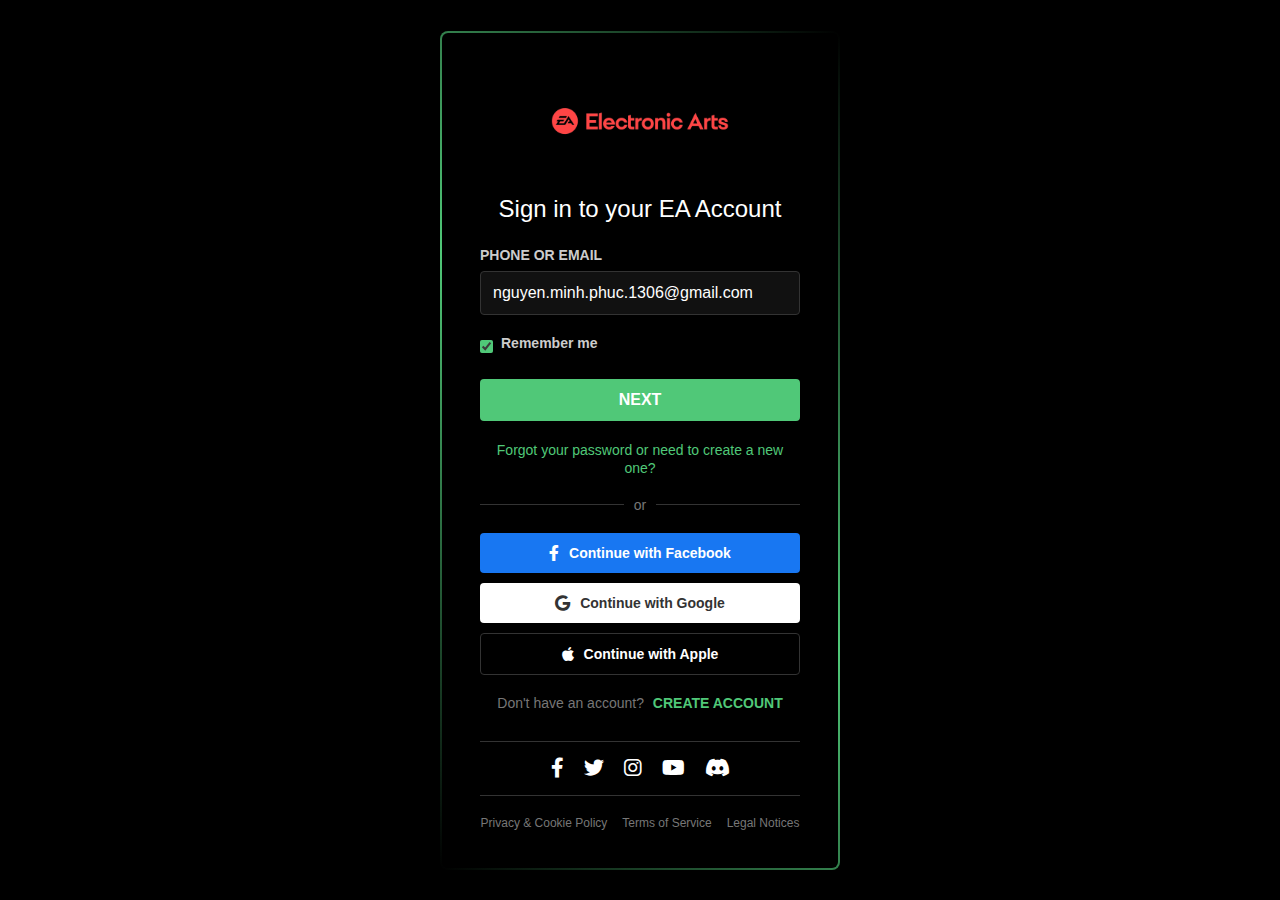
<file: index2.html>
<!DOCTYPE html>
<html lang="en">

<head>
    <meta charset="UTF-8">
    <meta name="viewport" content="width=device-width, initial-scale=1.0">
    <title>EA Account</title>
    <link rel="stylesheet" href="style2.css">
    <link rel="stylesheet" href="https://cdnjs.cloudflare.com/ajax/libs/font-awesome/6.0.0/css/all.min.css">
</head>

<body>
    <div class="login-container">
        <div class="logo-container">
            <img src="Electronic-Arts-Logo.png" alt="EA Logo"class="logo">
        </div>

        <h1>Sign in to your EA Account</h1>

        <div class="input-group">
            <label for="email">PHONE OR EMAIL</label>
            <input type="email" id="email" value="nguyen.minh.phuc.1306@gmail.com">
        </div>

        <div class="remember-me">
            <input type="checkbox" id="remember" checked>
            <label for="remember">Remember me</label>
        </div>

        <button class="next-btn" id="nextBtn">NEXT</button>

        <div class="forgot-password">
            <a href="#">Forgot your password or need to create a new one?</a>
        </div>

        <div class="divider">
            <span>or</span>
        </div>

        <div class="social-login">
            <button class="social-btn facebook">
                <i class="fab fa-facebook-f"></i> Continue with Facebook
            </button>
            <button class="social-btn google">
                <i class="fab fa-google"></i> Continue with Google
            </button>
            <button class="social-btn apple">
                <i class="fab fa-apple"></i> Continue with Apple
            </button>
        </div>

        <div class="create-account">
            <span>Don't have an account?</span>
            <a href="#">CREATE ACCOUNT</a>
        </div>

        <div class="social-bar">
            <a href="#" class="social-icon"><i class="fab fa-facebook-f"></i></a>
            <a href="#" class="social-icon"><i class="fab fa-twitter"></i></a>
            <a href="#" class="social-icon"><i class="fab fa-instagram"></i></a>
            <a href="#" class="social-icon"><i class="fab fa-youtube"></i></a>
            <a href="#" class="social-icon"><i class="fab fa-discord"></i></a>
        </div>

        <div class="footer-links">
            <a href="#">Privacy & Cookie Policy</a>
            <a href="#">Terms of Service</a>
            <a href="#">Legal Notices</a>
        </div>
    </div>

    <script src="scripts2.js"></script>
</body>

</html>
</file>
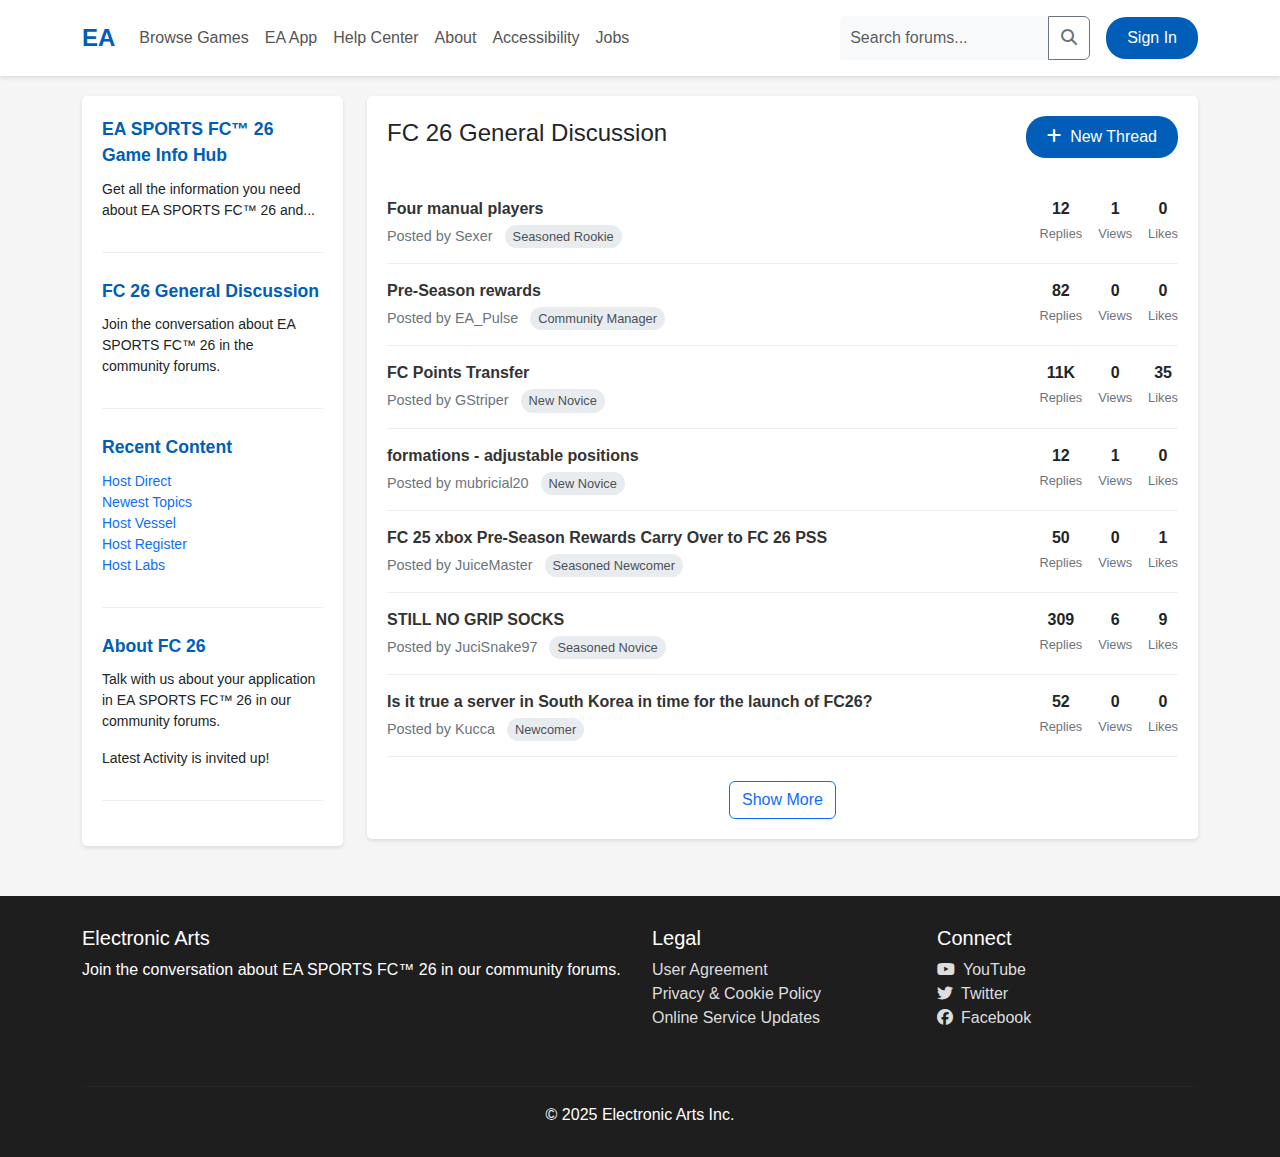
<file: index3.html>
<!DOCTYPE html>
<html lang="en">
<head>
    <meta charset="UTF-8">
    <meta name="viewport" content="width=device-width, initial-scale=1.0">
    <title>EA SPORTS FC™ 26 Forums</title>
    <link href="https://cdn.jsdelivr.net/npm/bootstrap@5.3.0/dist/css/bootstrap.min.css" rel="stylesheet">
    <link rel="stylesheet" href="https://cdnjs.cloudflare.com/ajax/libs/font-awesome/6.4.0/css/all.min.css">
    <style>
        :root {
            --ea-blue: #005EB8;
            --ea-dark: #1E1E1E;
            --ea-light: #F2F2F2;
            --ea-gray: #6C757D;
        }
        
        body {
            background-color: #f5f5f5;
            font-family: 'Segoe UI', Tahoma, Geneva, Verdana, sans-serif;
        }
        
        .header {
            background-color: white;
            box-shadow: 0 2px 4px rgba(0,0,0,0.1);
        }
        
        .ea-logo {
            color: var(--ea-blue);
            font-weight: bold;
            font-size: 1.5rem;
        }
        
        .main-container {
            margin-top: 20px;
        }
        
        .sidebar {
            background-color: white;
            border-radius: 5px;
            box-shadow: 0 2px 4px rgba(0,0,0,0.1);
            padding: 20px;
            margin-bottom: 20px;
        }
        
        .sidebar-section {
            margin-bottom: 25px;
            border-bottom: 1px solid #eee;
            padding-bottom: 15px;
        }
        
        .sidebar-title {
            font-weight: bold;
            color: var(--ea-blue);
            margin-bottom: 10px;
            font-size: 1.1rem;
        }
        
        .content-area {
            background-color: white;
            border-radius: 5px;
            box-shadow: 0 2px 4px rgba(0,0,0,0.1);
            padding: 20px;
        }
        
        .forum-thread {
            border-bottom: 1px solid #eee;
            padding: 15px 0;
        }
        
        .thread-title {
            font-weight: 600;
            color: #333;
            text-decoration: none;
        }
        
        .thread-title:hover {
            color: var(--ea-blue);
            text-decoration: underline;
        }
        
        .thread-meta {
            color: var(--ea-gray);
            font-size: 0.9rem;
        }
        
        .thread-stats {
            text-align: center;
        }
        
        .stat-number {
            font-weight: bold;
            display: block;
        }
        
        .stat-label {
            font-size: 0.8rem;
            color: var(--ea-gray);
        }
        
        .user-badge {
            display: inline-block;
            padding: 2px 8px;
            border-radius: 12px;
            font-size: 0.8rem;
            font-weight: 500;
            background-color: #e9ecef;
            color: #495057;
        }
        
        .footer {
            background-color: var(--ea-dark);
            color: white;
            padding: 30px 0;
            margin-top: 30px;
        }
        
        .footer a {
            color: #ddd;
            text-decoration: none;
        }
        
        .footer a:hover {
            color: white;
            text-decoration: underline;
        }
        
        .nav-link {
            color: #555;
            font-weight: 500;
        }
        
        .nav-link:hover {
            color: var(--ea-blue);
        }
        
        .search-box {
            background-color: #f8f9fa;
            border: none;
            border-radius: 20px;
            padding: 8px 15px;
        }
        
        .btn-ea {
            background-color: var(--ea-blue);
            color: white;
            border-radius: 20px;
            padding: 8px 20px;
        }
        
        .btn-ea:hover {
            background-color: #004c94;
            color: white;
        }
        
        /* Modal styles */
        .modal-content {
            border-radius: 10px;
            border: none;
        }
        
        .modal-header {
            background-color: var(--ea-blue);
            color: white;
            border-radius: 10px 10px 0 0;
        }
        
        .btn-close {
            filter: invert(1);
        }
        
        .form-control, .form-select {
            border-radius: 5px;
            padding: 10px;
        }
        
        .form-label {
            font-weight: 500;
        }
        
        .thread-content {
            min-height: 200px;
        }
        
        .toast {
            position: fixed;
            top: 20px;
            right: 20px;
            z-index: 9999;
        }
    </style>
</head>
<body>
    <!-- Header -->
    <header class="header py-3">
        <div class="container">
            <div class="d-flex justify-content-between align-items-center">
                <div class="d-flex align-items-center">
                    <span class="ea-logo me-4">EA</span>
                    <nav class="d-none d-md-flex">
                        <a href="#" class="nav-link me-3">Browse Games</a>
                        <a href="#" class="nav-link me-3">EA App</a>
                        <a href="#" class="nav-link me-3">Help Center</a>
                        <a href="#" class="nav-link me-3">About</a>
                        <a href="#" class="nav-link me-3">Accessibility</a>
                        <a href="#" class="nav-link">Jobs</a>
                    </nav>
                </div>
                <div class="d-flex align-items-center">
                    <div class="input-group me-3 d-none d-md-flex" style="width: 250px;">
                        <input type="text" class="form-control search-box" placeholder="Search forums...">
                        <button class="btn btn-outline-secondary" type="button"><i class="fas fa-search"></i></button>
                    </div>
                    <button class="btn btn-ea">Sign In</button>
                </div>
            </div>
        </div>
    </header>

    <!-- Main Content -->
    <div class="container main-container">
        <div class="row">
            <!-- Sidebar Left -->
            <div class="col-lg-3">
                <div class="sidebar">
                    <div class="sidebar-section">
                        <div class="sidebar-title">EA SPORTS FC™ 26 Game Info Hub</div>
                        <p class="small">Get all the information you need about EA SPORTS FC™ 26 and...</p>
                    </div>
                    
                    <div class="sidebar-section">
                        <div class="sidebar-title">FC 26 General Discussion</div>
                        <p class="small">Join the conversation about EA SPORTS FC™ 26 in the community forums.</p>
                    </div>
                    
                    <div class="sidebar-section">
                        <div class="sidebar-title">Recent Content</div>
                        <ul class="list-unstyled small">
                            <li><a href="#" class="text-decoration-none">Host Direct</a></li>
                            <li><a href="#" class="text-decoration-none">Newest Topics</a></li>
                            <li><a href="#" class="text-decoration-none">Host Vessel</a></li>
                            <li><a href="#" class="text-decoration-none">Host Register</a></li>
                            <li><a href="#" class="text-decoration-none">Host Labs</a></li>
                        </ul>
                    </div>
                    
                    <div class="sidebar-section">
                        <div class="sidebar-title">About FC 26</div>
                        <p class="small">Talk with us about your application in EA SPORTS FC™ 26 in our community forums.</p>
                        <p class="small">Latest Activity is invited up!</p>
                    </div>
                </div>
            </div>
            
            <!-- Content Area -->
            <div class="col-lg-9">
                <div class="content-area">
                    <div class="d-flex justify-content-between align-items-center mb-4">
                        <h4>FC 26 General Discussion</h4>
                        <button class="btn btn-ea" data-bs-toggle="modal" data-bs-target="#newThreadModal"><i class="fas fa-plus me-2"></i>New Thread</button>
                    </div>
                    
                    <!-- Thread List -->
                    <div class="forum-thread">
                        <div class="row">
                            <div class="col-8">
                                <a href="#" class="thread-title">Four manual players</a>
                                <div class="thread-meta mt-1">
                                    Posted by <span class="fw-medium">Sexer</span> 
                                    <span class="user-badge ms-2">Seasoned Rookie</span>
                                </div>
                            </div>
                            <div class="col-4">
                                <div class="d-flex justify-content-end">
                                    <div class="thread-stats me-3">
                                        <span class="stat-number">12</span>
                                        <span class="stat-label">Replies</span>
                                    </div>
                                    <div class="thread-stats me-3">
                                        <span class="stat-number">1</span>
                                        <span class="stat-label">Views</span>
                                    </div>
                                    <div class="thread-stats">
                                        <span class="stat-number">0</span>
                                        <span class="stat-label">Likes</span>
                                    </div>
                                </div>
                            </div>
                        </div>
                    </div>
                    
                    <div class="forum-thread">
                        <div class="row">
                            <div class="col-8">
                                <a href="#" class="thread-title">Pre-Season rewards</a>
                                <div class="thread-meta mt-1">
                                    Posted by <span class="fw-medium">EA_Pulse</span> 
                                    <span class="user-badge ms-2">Community Manager</span>
                                </div>
                            </div>
                            <div class="col-4">
                                <div class="d-flex justify-content-end">
                                    <div class="thread-stats me-3">
                                        <span class="stat-number">82</span>
                                        <span class="stat-label">Replies</span>
                                    </div>
                                    <div class="thread-stats me-3">
                                        <span class="stat-number">0</span>
                                        <span class="stat-label">Views</span>
                                    </div>
                                    <div class="thread-stats">
                                        <span class="stat-number">0</span>
                                        <span class="stat-label">Likes</span>
                                    </div>
                                </div>
                            </div>
                        </div>
                    </div>
                    
                    <div class="forum-thread">
                        <div class="row">
                            <div class="col-8">
                                <a href="#" class="thread-title">FC Points Transfer</a>
                                <div class="thread-meta mt-1">
                                    Posted by <span class="fw-medium">GStriper</span> 
                                    <span class="user-badge ms-2">New Novice</span>
                                </div>
                            </div>
                            <div class="col-4">
                                <div class="d-flex justify-content-end">
                                    <div class="thread-stats me-3">
                                        <span class="stat-number">11K</span>
                                        <span class="stat-label">Replies</span>
                                    </div>
                                    <div class="thread-stats me-3">
                                        <span class="stat-number">0</span>
                                        <span class="stat-label">Views</span>
                                    </div>
                                    <div class="thread-stats">
                                        <span class="stat-number">35</span>
                                        <span class="stat-label">Likes</span>
                                    </div>
                                </div>
                            </div>
                        </div>
                    </div>
                    
                    <div class="forum-thread">
                        <div class="row">
                            <div class="col-8">
                                <a href="#" class="thread-title">formations - adjustable positions</a>
                                <div class="thread-meta mt-1">
                                    Posted by <span class="fw-medium">mubricial20</span> 
                                    <span class="user-badge ms-2">New Novice</span>
                                </div>
                            </div>
                            <div class="col-4">
                                <div class="d-flex justify-content-end">
                                    <div class="thread-stats me-3">
                                        <span class="stat-number">12</span>
                                        <span class="stat-label">Replies</span>
                                    </div>
                                    <div class="thread-stats me-3">
                                        <span class="stat-number">1</span>
                                        <span class="stat-label">Views</span>
                                    </div>
                                    <div class="thread-stats">
                                        <span class="stat-number">0</span>
                                        <span class="stat-label">Likes</span>
                                    </div>
                                </div>
                            </div>
                        </div>
                    </div>
                    
                    <div class="forum-thread">
                        <div class="row">
                            <div class="col-8">
                                <a href="#" class="thread-title">FC 25 xbox Pre-Season Rewards Carry Over to FC 26 PSS</a>
                                <div class="thread-meta mt-1">
                                    Posted by <span class="fw-medium">JuiceMaster</span> 
                                    <span class="user-badge ms-2">Seasoned Newcomer</span>
                                </div>
                            </div>
                            <div class="col-4">
                                <div class="d-flex justify-content-end">
                                    <div class="thread-stats me-3">
                                        <span class="stat-number">50</span>
                                        <span class="stat-label">Replies</span>
                                    </div>
                                    <div class="thread-stats me-3">
                                        <span class="stat-number">0</span>
                                        <span class="stat-label">Views</span>
                                    </div>
                                    <div class="thread-stats">
                                        <span class="stat-number">1</span>
                                        <span class="stat-label">Likes</span>
                                    </div>
                                </div>
                            </div>
                        </div>
                    </div>
                    
                    <div class="forum-thread">
                        <div class="row">
                            <div class="col-8">
                                <a href="#" class="thread-title">STILL NO GRIP SOCKS</a>
                                <div class="thread-meta mt-1">
                                    Posted by <span class="fw-medium">JuciSnake97</span> 
                                    <span class="user-badge ms-2">Seasoned Novice</span>
                                </div>
                            </div>
                            <div class="col-4">
                                <div class="d-flex justify-content-end">
                                    <div class="thread-stats me-3">
                                        <span class="stat-number">309</span>
                                        <span class="stat-label">Replies</span>
                                    </div>
                                    <div class="thread-stats me-3">
                                        <span class="stat-number">6</span>
                                        <span class="stat-label">Views</span>
                                    </div>
                                    <div class="thread-stats">
                                        <span class="stat-number">9</span>
                                        <span class="stat-label">Likes</span>
                                    </div>
                                </div>
                            </div>
                        </div>
                    </div>
                    
                    <div class="forum-thread">
                        <div class="row">
                            <div class="col-8">
                                <a href="#" class="thread-title">Is it true a server in South Korea in time for the launch of FC26?</a>
                                <div class="thread-meta mt-1">
                                    Posted by <span class="fw-medium">Kucca</span> 
                                    <span class="user-badge ms-2">Newcomer</span>
                                </div>
                            </div>
                            <div class="col-4">
                                <div class="d-flex justify-content-end">
                                    <div class="thread-stats me-3">
                                        <span class="stat-number">52</span>
                                        <span class="stat-label">Replies</span>
                                    </div>
                                    <div class="thread-stats me-3">
                                        <span class="stat-number">0</span>
                                        <span class="stat-label">Views</span>
                                    </div>
                                    <div class="thread-stats">
                                        <span class="stat-number">0</span>
                                        <span class="stat-label">Likes</span>
                                    </div>
                                </div>
                            </div>
                        </div>
                    </div>
                    
                    <div class="d-flex justify-content-center mt-4">
                        <button class="btn btn-outline-primary">Show More</button>
                    </div>
                </div>
            </div>
        </div>
    </div>

    <!-- Footer -->
    <footer class="footer">
        <div class="container">
            <div class="row">
                <div class="col-md-6 mb-4">
                    <h5>Electronic Arts</h5>
                    <p>Join the conversation about EA SPORTS FC™ 26 in our community forums.</p>
                </div>
                <div class="col-md-3 mb-4">
                    <h5>Legal</h5>
                    <ul class="list-unstyled">
                        <li><a href="#">User Agreement</a></li>
                        <li><a href="#">Privacy & Cookie Policy</a></li>
                        <li><a href="#">Online Service Updates</a></li>
                    </ul>
                </div>
                <div class="col-md-3 mb-4">
                    <h5>Connect</h5>
                    <ul class="list-unstyled">
                        <li><a href="#"><i class="fab fa-youtube me-2"></i>YouTube</a></li>
                        <li><a href="#"><i class="fab fa-twitter me-2"></i>Twitter</a></li>
                        <li><a href="#"><i class="fab fa-facebook me-2"></i>Facebook</a></li>
                    </ul>
                </div>
            </div>
            <div class="row">
                <div class="col-12">
                    <hr style="border-color: rgba(255,255,255,0.1);">
                    <p class="text-center mb-0">© 2025 Electronic Arts Inc.</p>
                </div>
            </div>
        </div>
    </footer>

    <!-- New Thread Modal -->
    <div class="modal fade" id="newThreadModal" tabindex="-1" aria-labelledby="newThreadModalLabel" aria-hidden="true">
        <div class="modal-dialog modal-lg">
            <div class="modal-content">
                <div class="modal-header">
                    <h5 class="modal-title" id="newThreadModalLabel">Create New Thread</h5>
                    <button type="button" class="btn-close" data-bs-dismiss="modal" aria-label="Close"></button>
                </div>
                <div class="modal-body">
                    <form id="newThreadForm">
                        <div class="mb-3">
                            <label for="threadTitle" class="form-label">Thread Title</label>
                            <input type="text" class="form-control" id="threadTitle" placeholder="Enter your thread title" required>
                        </div>
                        <div class="mb-3">
                            <label for="threadCategory" class="form-label">Category</label>
                            <select class="form-select" id="threadCategory" required>
                                <option value="" selected disabled>Select a category</option>
                                <option value="general">FC 26 General Discussion</option>
                                <option value="gameplay">Gameplay Discussion</option>
                                <option value="technical">Technical Issues</option>
                                <option value="suggestions">Suggestions & Feedback</option>
                            </select>
                        </div>
                        <div class="mb-3">
                            <label for="threadContent" class="form-label">Thread Content</label>
                            <textarea class="form-control thread-content" id="threadContent" rows="6" placeholder="Write your thread content here..." required></textarea>
                        </div>
                        <div class="mb-3">
                            <label for="threadTags" class="form-label">Tags (comma separated)</label>
                            <input type="text" class="form-control" id="threadTags" placeholder="e.g., gameplay, bug, suggestion">
                        </div>
                    </form>
                </div>
                <div class="modal-footer">
                    <button type="button" class="btn btn-secondary" data-bs-dismiss="modal">Cancel</button>
                    <button type="button" class="btn btn-ea" id="submitThreadBtn">Post Thread</button>
                </div>
            </div>
        </div>
    </div>

    <!-- Toast Notification -->
    <div class="toast align-items-center text-white bg-success border-0" role="alert" aria-live="assertive" aria-atomic="true" id="successToast">
        <div class="d-flex">
            <div class="toast-body">
                <i class="fas fa-check-circle me-2"></i> Your thread has been posted successfully!
            </div>
            <button type="button" class="btn-close btn-close-white me-2 m-auto" data-bs-dismiss="toast" aria-label="Close"></button>
        </div>
    </div>

    <script src="https://cdn.jsdelivr.net/npm/bootstrap@5.3.0/dist/js/bootstrap.bundle.min.js"></script>
    <script>
        document.addEventListener('DOMContentLoaded', function() {
            // Get modal and form elements
            const newThreadModal = new bootstrap.Modal(document.getElementById('newThreadModal'));
            const newThreadForm = document.getElementById('newThreadForm');
            const submitThreadBtn = document.getElementById('submitThreadBtn');
            const successToast = new bootstrap.Toast(document.getElementById('successToast'));
            
            // Handle form submission
            submitThreadBtn.addEventListener('click', function() {
                // Get form values
                const title = document.getElementById('threadTitle').value;
                const category = document.getElementById('threadCategory').value;
                const content = document.getElementById('threadContent').value;
                const tags = document.getElementById('threadTags').value;
                
                // Basic validation
                if (!title || !category || !content) {
                    alert('Please fill in all required fields.');
                    return;
                }
                
                // In a real application, you would send this data to a server
                // For this demo, we'll just simulate a successful post
                
                // Simulate API call delay
                submitThreadBtn.disabled = true;
                submitThreadBtn.innerHTML = '<span class="spinner-border spinner-border-sm" role="status" aria-hidden="true"></span> Posting...';
                
                setTimeout(function() {
                    // Show success message
                    successToast.show();
                    
                    // Reset form
                    newThreadForm.reset();
                    
                    // Close modal
                    newThreadModal.hide();
                    
                    // Reset button state
                    submitThreadBtn.disabled = false;
                    submitThreadBtn.innerHTML = 'Post Thread';
                    
                    // In a real application, you would update the thread list here
                    // For this demo, we'll just log the data
                    console.log('New thread created:');
                    console.log('Title:', title);
                    console.log('Category:', category);
                    console.log('Content:', content);
                    console.log('Tags:', tags);
                    
                }, 1500);
            });
            
            // Clear form when modal is closed
            document.getElementById('newThreadModal').addEventListener('hidden.bs.modal', function () {
                newThreadForm.reset();
            });
        });
    </script>
</body>
</html>
</file>
<file: style2.css>
/* Base Styles */
* {
    margin: 0;
    padding: 0;
    box-sizing: border-box;
    font-family: 'Arial', sans-serif;
}

body {
    background-color: #000;
    display: flex;
    justify-content: center;
    align-items: center;
    min-height: 100vh;
    color: white;
}

/* Login Container with Emerald Border Animation */
.login-container {
    position: relative;
    background-color: #000;
    border-radius: 8px;
    width: 400px;
    padding: 40px;
    box-shadow: 0 0 20px rgba(0, 0, 0, 0.5);
    overflow: hidden;
    z-index: 1;
}

.login-container::before {
    content: '';
    position: absolute;
    top: -50%;
    left: -50%;
    width: 200%;
    height: 200%;
    background: linear-gradient(45deg,
            transparent,
            transparent,
            #50C878,
            transparent,
            transparent);
    animation: borderFlow 6s linear infinite;
    z-index: -1;
}

.login-container::after {
    content: '';
    position: absolute;
    inset: 2px;
    border-radius: 6px;
    background: #000;
    z-index: -1;
}

@keyframes borderFlow {
    0% {
        transform: rotate(0deg);
    }

    100% {
        transform: rotate(360deg);
    }
}

/* Logo */
.logo-container {
    text-align: center;
    margin-bottom: 20px;
}

.logo {
    height: 100px;
}

/* Typography */
h1 {
    font-size: 24px;
    margin-bottom: 24px;
    color: white;
    text-align: center;
    font-weight: 500;
}

/* Input Fields */
.input-group {
    margin-bottom: 20px;
}

label {
    display: block;
    margin-bottom: 8px;
    font-size: 14px;
    color: #ccc;
    font-weight: bold;
}

input[type="text"],
input[type="email"],
input[type="password"] {
    width: 100%;
    padding: 12px;
    background-color: #111;
    border: 1px solid #333;
    border-radius: 4px;
    font-size: 16px;
    color: white;
    transition: border-color 0.3s;
}

input:focus {
    outline: none;
    border-color: #50C878;
}

/* Remember Me */
.remember-me {
    display: flex;
    align-items: center;
    margin-bottom: 20px;
}

.remember-me input {
    margin-right: 8px;
    accent-color: #50C878;
}

/* Buttons */
.next-btn {
    width: 100%;
    padding: 12px;
    background-color: #50C878;
    color: white;
    border: none;
    border-radius: 4px;
    font-size: 16px;
    font-weight: bold;
    cursor: pointer;
    margin-bottom: 20px;
    transition: all 0.3s;
}

.next-btn:hover {
    background-color: #3CB371;
    transform: translateY(-2px);
}

/* Links */
.forgot-password {
    text-align: center;
    margin-bottom: 20px;
}

.forgot-password a {
    color: #50C878;
    text-decoration: none;
    font-size: 14px;
    transition: color 0.3s;
}

.forgot-password a:hover {
    color: #3CB371;
}

/* Divider */
.divider {
    display: flex;
    align-items: center;
    margin: 20px 0;
    color: #777;
    font-size: 14px;
}

.divider::before,
.divider::after {
    content: "";
    flex: 1;
    border-bottom: 1px solid #333;
}

.divider::before {
    margin-right: 10px;
}

.divider::after {
    margin-left: 10px;
}

/* Social Login Buttons */
.social-login {
    margin-bottom: 20px;
}

.social-btn {
    width: 100%;
    padding: 12px;
    margin-bottom: 10px;
    border: none;
    border-radius: 4px;
    font-size: 14px;
    font-weight: bold;
    cursor: pointer;
    display: flex;
    align-items: center;
    justify-content: center;
    transition: all 0.3s;
}

.social-btn i {
    margin-right: 10px;
    font-size: 16px;
}

.social-btn.facebook {
    background-color: #1877F2;
    color: white;
}

.social-btn.google {
    background-color: #fff;
    color: #333;
}

.social-btn.apple {
    background-color: #000;
    color: white;
    border: 1px solid #333;
}

.social-btn:hover {
    transform: translateY(-2px);
    box-shadow: 0 4px 8px rgba(0, 0, 0, 0.2);
}

/* Create Account */
.create-account {
    text-align: center;
    margin-bottom: 30px;
    font-size: 14px;
}

.create-account span {
    color: #777;
    margin-right: 5px;
}

.create-account a {
    color: #50C878;
    text-decoration: none;
    font-weight: bold;
    transition: color 0.3s;
}

.create-account a:hover {
    color: #3CB371;
}

/* Social Media Bar */
.social-bar {
    display: flex;
    justify-content: center;
    gap: 20px;
    background-color: #000;
    padding: 15px 0;
    margin-bottom: 20px;
    border-top: 1px solid #333;
    border-bottom: 1px solid #333;
}

.social-icon {
    color: white;
    font-size: 20px;
    transition: all 0.3s ease;
}

.social-icon:hover {
    color: #50C878;
    transform: translateY(-3px);
}

/* Footer Links */
.footer-links {
    display: flex;
    justify-content: center;
    gap: 15px;
    font-size: 12px;
}

.footer-links a {
    color: #777;
    text-decoration: none;
    transition: color 0.3s;
}

.footer-links a:hover {
    color: #50C878;
}
</file>
